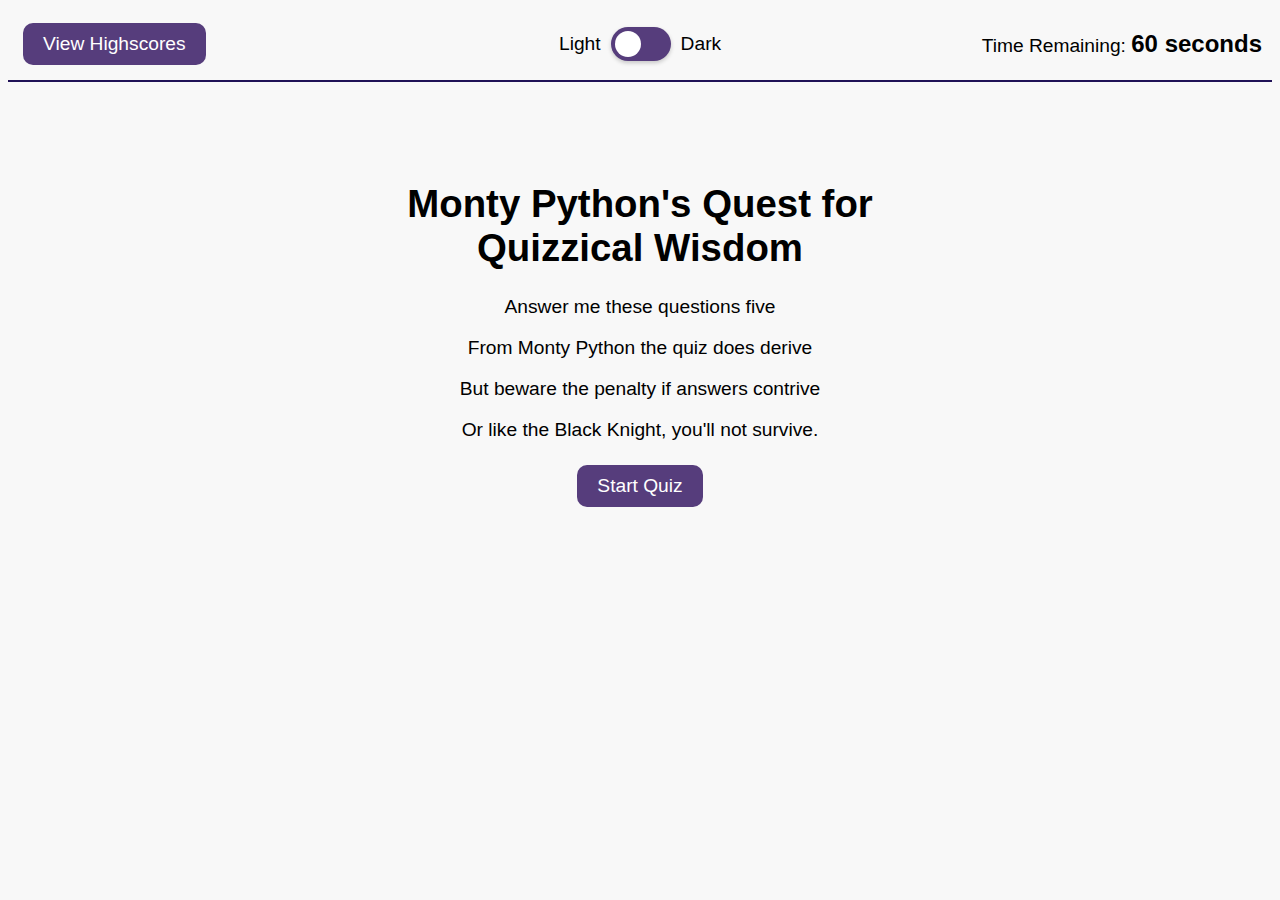
<file: index.html>
<!DOCTYPE html>
<html lang="en-gb">
  <head>
    <meta charset="UTF-8" />
    <meta name="viewport" content="width=device-width, initial-scale=1.0" />
    <meta http-equiv="X-UA-Compatible" content="ie=edge" />
    <title>Monty Python's Quest for Quizzical Wisdom</title>

    <link rel="stylesheet" href="./assets/css/styles.css" />
    <script src="./assets/js/dark-mode.js"></script>
  </head>

  <body class="light-mode">
    <div class="header">
      <div class="scores"><a class="view-scores" href="highscores.html"><button>View Highscores</button></a></div>
      <div class="switch-container">
        <div class="label-left">Light</div>

        <div class="dark-mode-switch">
          <input type="checkbox" id="dark-mode-toggle" class="toggle-checkbox" onclick="toggleDarkMode()">
          <label for="dark-mode-toggle" class="toggle-label"></label>
        </div>

        <div class="label-right">Dark</div>
      </div>
      <div class="timer">Time Remaining: <span id="time">60 seconds</span></div>
    </div>

    <div class="wrapper">
      <div id="start-screen" class="start">


        <h1>Monty Python's Quest for Quizzical Wisdom</h1>
          <p>Answer me these questions five</p>
          <p>From Monty Python the quiz does derive</p>
          <p>But beware the penalty if answers contrive</p>
          <p>Or like the Black Knight, you'll not survive.</p>
        <button id="start">Start Quiz</button>
      </div>

      <div id="questions" class="hide">
        <h2 id="question-title"></h2>
        <div id="choices" class="choices"></div>
      </div>

      <div id="end-screen" class="hide">
        <h2>All done!</h2>
        <p>Your final score is <span id="final-score"></span>.</p>
        <p>
          Enter initials: <input type="text" id="initials" max="3" />
          <button id="submit">Submit</button>
        </p>
      </div>
    </div>

    <script src="./assets/js/questions.js"></script>
    <script src="./assets/js/logic.js"></script>
  </body>
</html>
</file>
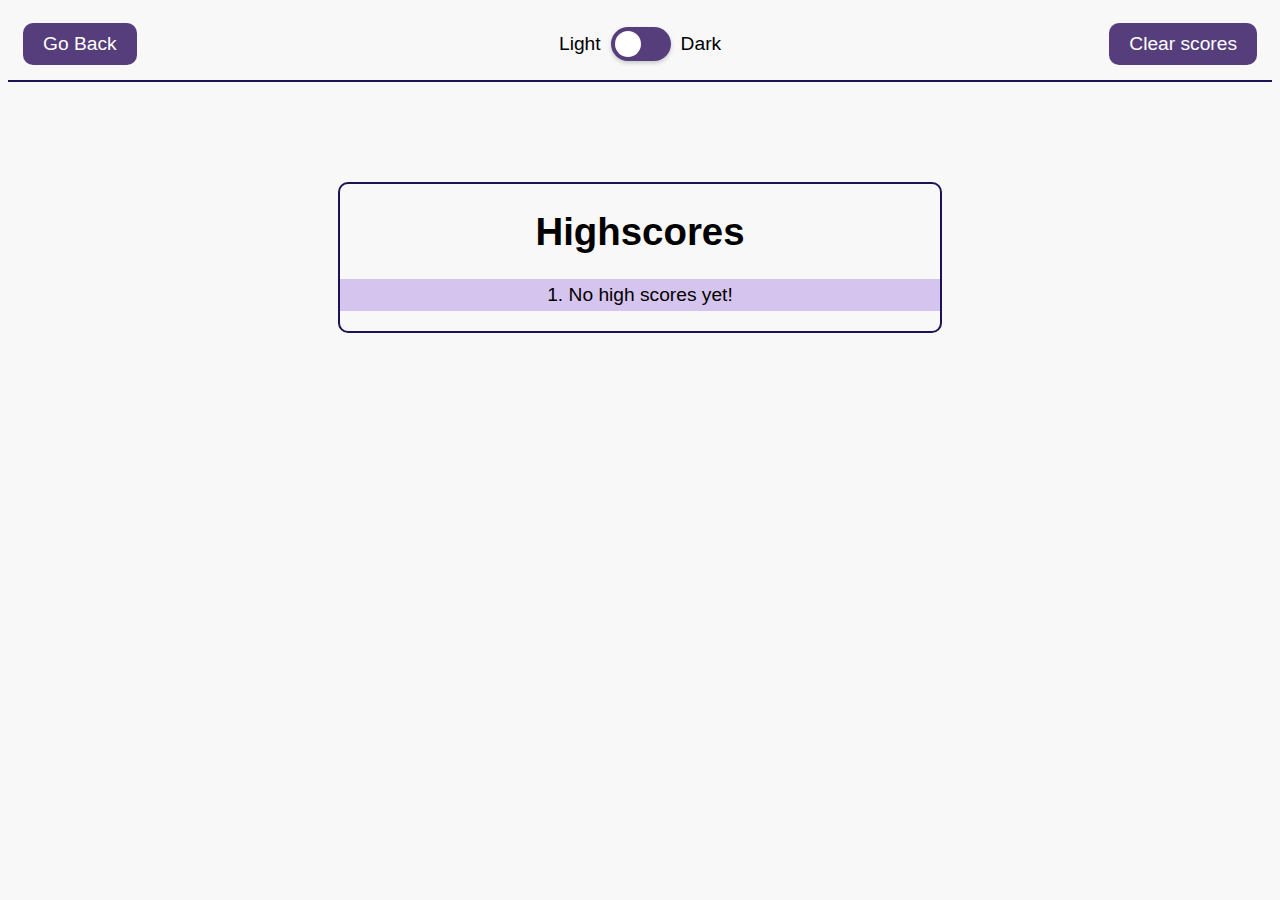
<file: highscores.html>
<!DOCTYPE html>
<html lang="en">
<head>
  <meta charset="UTF-8">
  <meta name="viewport" content="width=device-width, initial-scale=1.0">
  <meta http-equiv="X-UA-Compatible" content="ie=edge">
  <title>Highscores</title>
  <link rel="stylesheet" href="./assets/css/styles.css" />
  <script src="./assets/js/dark-mode.js"></script>
  <script>
    document.addEventListener('DOMContentLoaded', function () {
      const body = document.body;
      const darkModeToggle = document.getElementById('dark-mode-toggle');
      darkModeToggle.checked = body.classList.contains('dark-mode');

      darkModeToggle.addEventListener('change', function () {
        toggleDarkMode();
      });
    });
  </script>
</head>

<body class="light-mode">
  <div class="header">
    <div class="scores"><a class="view-scores" href="index.html"><button>Go Back</button></a></div>
    <div class="switch-container">
      <div class="label-left">Light</div>

      <div class="dark-mode-switch">
        <input type="checkbox" id="dark-mode-toggle" class="toggle-checkbox">
        <label for="dark-mode-toggle" class="toggle-label"></label>
      </div>

      <div class="label-right">Dark</div>
    </div>
    <div style="width: 33.33%; text-align: end;"><button class="clear-scores" id="clear">Clear scores</button></div>
  </div>

      <div class="scores-wrapper">
      <h1>Highscores</h1>
      <ol id="highscores">
      </ol>

    </div>

    <script src="./assets/js/scores.js"></script>
  </body>
</html>
</file>
<file: assets/css/styles.css>
body {
  font-family: Arial;
  font-size: 120%;
}

a {
  color: #201257;
  text-decoration: none;
  transition: color 0.1s;
}

a:hover {
  color: #563d7c;
}

button {
  display: inline-block;
  margin: 5px;
  font-size: 100%;
  background-color: #563d7c;
  border-radius: 10px;
  padding: 10px 20px;
  color: white;
  border: 0;
  transition: background-color 0.1s;
}

button:hover {
  background-color: #36247c;
}

.choices button {
  display: block;
}

input[type="text"] {
  font-size: 100%;
}

ol {
  padding-left: 0px;
  max-height: 400px;
  overflow: auto;
}

li {
  padding: 5px;
  list-style: decimal inside none;
}

li:nth-child(odd) {
  background-color: #d5c4ed;
}

.wrapper {
  margin: 100px auto 0 auto;
  max-width: 600px;
  text-align: center;
}

.scores-wrapper {
  margin: 100px auto 0 auto;
  max-width: 600px;
  text-align: center;
  border: 2px solid #201257;
  border-radius: 10px;
}

.hide {
  display: none;
}

.start {
  text-align: center;
}

.header {
  display: flex;
  justify-content: space-between;
  align-items: center;
  padding: 10px;
  border-bottom: 2px solid #201257;
}

.scores,
.mode-btn,
.timer
.view-scores
.clear-scores {
  flex: 1;
  width: 33.33% !important;
}

.scores {
  text-align: left;
  width: 100px;
  top: 10px;
  width: 33.33% !important;
}

.mode-btn {
  text-align: center;
  width: 33.33% !important;
}

.timer {
  text-align: right;
  width: 33.33% !important;
}

#timer-display {
  text-align: center;
  margin-top: 20px;
}

#time {
  font-size: 24px;
  font-weight: bold;
  color: #000;
}

.feedback {
  font-style: italic;
  font-size: 120%;
  margin-top: 20px;
  padding-top: 10px;
  color: gray;
  border-top: 2px solid #ccc;
}


/* DARK MODE */

body.dark-mode .header {
  border-bottom: 2px solid #a0a0a0;
}

body.dark-mode .scores-wrapper {
  border: 2px solid #c0c0c0;
}

body.light-mode {
  background-color: #f8f8f8;
  color: #000;
}

body.dark-mode {
  background-color: #333;
  color: #fff;
}

.dark-mode a {
  color: #f8f8f8;
}

.dark-mode a:hover {
  color: #563d7c;
}

.dark-mode button {
  background-color: #563d7c;
}

.dark-mode button:hover {
  background-color: #36247c;
}

.dark-mode li:nth-child(odd) {
  background-color: #575757;
}

.dark-mode li:nth-child(even) {
  background-color: #563d7c;
}

body.dark-mode #time {
  color: #fff;
}


/* SLIDER SWITCH */

.switch-container {
  display: flex;
  width: 33.33%;
  align-items: center;
  justify-content: center;
}

.dark-mode-switch {
  position: relative;
  display: inline-block;
  width: 60px;
  height: 34px;
}

.label-left,
.label-right {
  margin: 0 10px;
}

.toggle-checkbox {
  display: none;
}

.toggle-label {
  position: absolute;
  cursor: pointer;
  top: 0;
  left: 0;
  right: 0;
  bottom: 0;
  background-color: #563d7c;
  border-radius: 34px;
  transition: background-color 0.3s, box-shadow 0.3s;
  box-shadow: 0 2px 4px rgba(0, 0, 0, 0.2);
}

.toggle-label:before {
  position: absolute;
  content: "";
  height: 26px;
  width: 26px;
  left: 4px;
  bottom: 4px;
  background-color: #fff;
  border-radius: 50%;
  transition: transform 0.3s;
}

.toggle-checkbox:checked + .toggle-label {
  background-color: #563d7c;
}

.toggle-checkbox:checked + .toggle-label:before {
  transform: translateX(26px);
}

/* MEDIA QUERIES */

@media (max-width: 550px) {
  .label-left,
  .label-right {
    display: none;
  }
}
</file>
